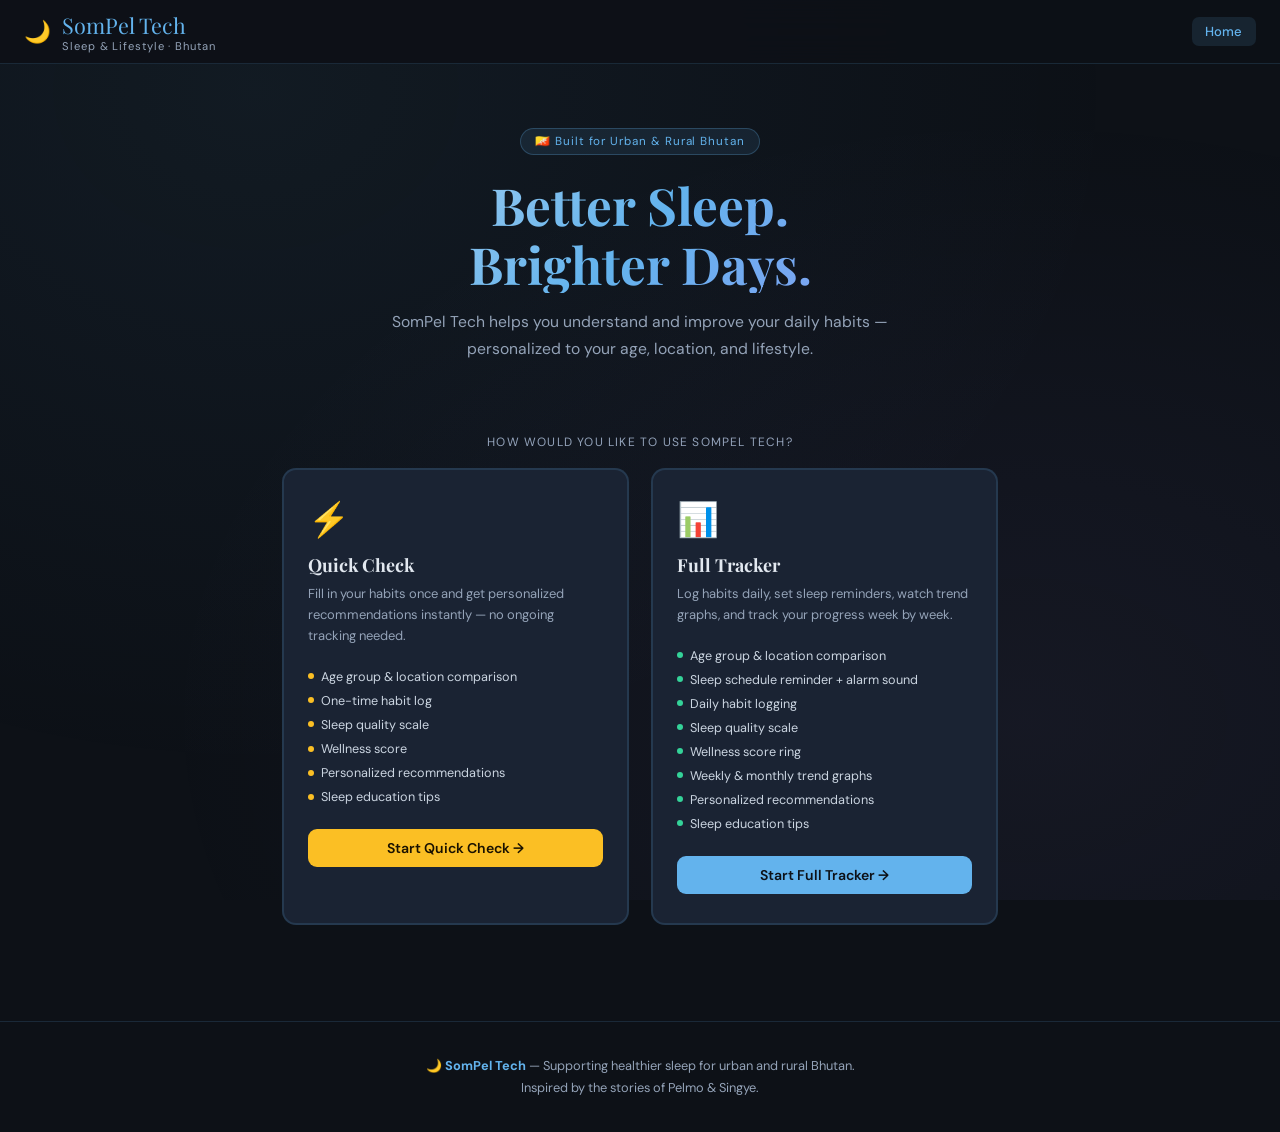
<file: Phendhey-Tech/Web/Execute/Web/sompel-tech.html>
<!DOCTYPE html>
<html lang="en">
<head>
<meta charset="UTF-8">
<meta name="viewport" content="width=device-width, initial-scale=1.0">
<title>SomPel Tech – Sleep & Lifestyle Platform</title>
<link href="https://fonts.googleapis.com/css2?family=Playfair+Display:ital,wght@0,400;0,700;1,400&family=DM+Sans:wght@300;400;500;600&display=swap" rel="stylesheet">
<style>
  :root{--night:#0d1117;--deep:#111827;--card:#1a2333;--card2:#1f2d40;--border:rgba(99,179,237,0.15);--accent:#63b3ed;--accent2:#a78bfa;--accent3:#34d399;--moon:#fbbf24;--text:#e2e8f0;--muted:#94a3b8;--soft:#cbd5e1;--danger:#f87171;--r:14px;}
  *{box-sizing:border-box;margin:0;padding:0;}
  body{font-family:'DM Sans',sans-serif;background:var(--night);color:var(--text);min-height:100vh;overflow-x:hidden;}
  body::before{content:'';position:fixed;inset:0;background:radial-gradient(ellipse at 20% 10%,rgba(99,179,237,0.06),transparent 60%),radial-gradient(ellipse at 80% 80%,rgba(167,139,250,0.06),transparent 60%);pointer-events:none;z-index:0;}

  nav{position:sticky;top:0;z-index:100;background:rgba(13,17,23,0.93);backdrop-filter:blur(16px);border-bottom:1px solid var(--border);display:flex;align-items:center;justify-content:space-between;padding:0 1.5rem;height:64px;gap:1rem;}
  .nav-left{display:flex;align-items:center;gap:.7rem;flex-shrink:0;}
  .logo{font-family:'Playfair Display',serif;font-size:1.35rem;color:var(--accent);}
  .tagline{font-size:.7rem;color:var(--muted);letter-spacing:.08em;}
  .nav-badge{padding:.22rem .75rem;border-radius:50px;font-size:.7rem;font-weight:600;letter-spacing:.06em;display:none;}
  .nav-badge.quick{background:rgba(251,191,36,0.12);color:var(--moon);border:1px solid rgba(251,191,36,0.25);display:inline-block;}
  .nav-badge.full{background:rgba(99,179,237,0.12);color:var(--accent);border:1px solid rgba(99,179,237,0.25);display:inline-block;}
  .nav-tabs{display:flex;gap:.2rem;flex-wrap:wrap;}
  .nav-tab{padding:.4rem .85rem;border-radius:7px;border:none;cursor:pointer;font-family:'DM Sans',sans-serif;font-size:.82rem;font-weight:500;background:transparent;color:var(--muted);transition:all .2s;}
  .nav-tab:hover{color:var(--text);background:rgba(99,179,237,0.08);}
  .nav-tab.active{color:var(--accent);background:rgba(99,179,237,0.12);}
  .nav-tab.hidden{display:none;}

  .page{display:none;animation:fadeIn .35s ease;}
  .page.active{display:block;}
  @keyframes fadeIn{from{opacity:0;transform:translateY(6px)}to{opacity:1;transform:none}}

  /* HOME */
  .hero{text-align:center;padding:64px 2rem 36px;position:relative;z-index:1;}
  .hero-badge{display:inline-block;padding:.28rem .85rem;border-radius:50px;background:rgba(99,179,237,0.1);border:1px solid rgba(99,179,237,0.25);font-size:.73rem;color:var(--accent);letter-spacing:.08em;margin-bottom:1.3rem;}
  .hero h1{font-family:'Playfair Display',serif;font-size:clamp(2rem,5vw,3.2rem);line-height:1.15;margin-bottom:.9rem;background:linear-gradient(135deg,#e2e8f0 0%,#63b3ed 50%,#a78bfa 100%);-webkit-background-clip:text;-webkit-text-fill-color:transparent;}
  .hero p{color:var(--muted);max-width:500px;margin:0 auto 2.2rem;font-size:.98rem;line-height:1.75;}
  .mode-area{max-width:780px;margin:0 auto;padding:0 2rem 3rem;}
  .mode-label{text-align:center;font-size:.75rem;color:var(--muted);text-transform:uppercase;letter-spacing:.1em;margin-bottom:1.1rem;}
  .mode-cards{display:grid;grid-template-columns:1fr 1fr;gap:1.4rem;}
  @media(max-width:520px){.mode-cards{grid-template-columns:1fr;}}
  .mode-card{background:var(--card);border:2px solid var(--border);border-radius:var(--r);padding:1.8rem 1.5rem;cursor:pointer;transition:all .22s;position:relative;overflow:hidden;}
  .mode-card::after{content:'';position:absolute;top:0;left:0;right:0;height:3px;opacity:0;transition:opacity .2s;}
  .mode-card.qc::after{background:linear-gradient(90deg,var(--moon),var(--accent2));}
  .mode-card.ft::after{background:linear-gradient(90deg,var(--accent),var(--accent3));}
  .mode-card:hover::after,.mode-card.sel::after{opacity:1;}
  .mode-card.sel.qc{border-color:var(--moon);background:rgba(251,191,36,0.04);}
  .mode-card.sel.ft{border-color:var(--accent);background:rgba(99,179,237,0.04);}
  .mode-card .mi{font-size:2.1rem;margin-bottom:.7rem;}
  .mode-card h3{font-family:'Playfair Display',serif;font-size:1.12rem;margin-bottom:.45rem;}
  .mode-card .desc{font-size:.81rem;color:var(--muted);line-height:1.65;margin-bottom:1.1rem;}
  .feat-list{list-style:none;margin-bottom:1.3rem;}
  .feat-list li{font-size:.79rem;color:var(--soft);padding:.22rem 0;display:flex;align-items:center;gap:.45rem;}
  .feat-dot{width:6px;height:6px;border-radius:50%;flex-shrink:0;}
  .qc .feat-dot{background:var(--moon);}
  .ft .feat-dot{background:var(--accent3);}
  .start-btn{width:100%;padding:.62rem;border-radius:9px;border:none;cursor:pointer;font-family:'DM Sans',sans-serif;font-size:.88rem;font-weight:600;transition:all .2s;}
  .qc .start-btn{background:var(--moon);color:#1a1200;}
  .qc .start-btn:hover{background:#fcd34d;}
  .ft .start-btn{background:var(--accent);color:var(--night);}
  .ft .start-btn:hover{background:#90cdf4;}

  /* LAYOUT */
  .section{padding:1.8rem 2rem;max-width:940px;margin:0 auto;}
  .section-title{font-family:'Playfair Display',serif;font-size:1.5rem;margin-bottom:.3rem;}
  .section-sub{color:var(--muted);font-size:.87rem;margin-bottom:1.8rem;}
  .back-link{display:inline-flex;align-items:center;gap:.35rem;font-size:.8rem;color:var(--muted);cursor:pointer;margin-bottom:1.3rem;transition:color .2s;}
  .back-link:hover{color:var(--accent);}

  /* STEPS */
  .steps{display:flex;gap:.35rem;margin-bottom:1.5rem;flex-wrap:wrap;}
  .step{padding:.28rem .85rem;border-radius:50px;font-size:.73rem;font-weight:600;border:1px solid var(--border);color:var(--muted);}
  .step.active{border-color:var(--accent);color:var(--accent);background:rgba(99,179,237,0.1);}
  .step.done{border-color:var(--accent3);color:var(--accent3);background:rgba(52,211,153,0.07);}

  /* CARDS */
  .card{background:var(--card);border:1px solid var(--border);border-radius:var(--r);padding:1.5rem;margin-bottom:1.4rem;}
  .card h3{font-size:.97rem;font-weight:600;margin-bottom:.9rem;color:var(--soft);}

  /* NEXT BANNER */
  .nb{background:var(--card2);border:1px solid var(--border);border-radius:var(--r);padding:1.1rem 1.5rem;display:flex;align-items:center;justify-content:space-between;gap:1rem;margin-top:1.3rem;flex-wrap:wrap;}
  .nb .nbt{font-size:.86rem;color:var(--soft);}
  .nb .nbt strong{color:var(--text);}
  .btn{padding:.58rem 1.3rem;border-radius:9px;border:none;cursor:pointer;font-family:'DM Sans',sans-serif;font-size:.86rem;font-weight:600;transition:all .2s;white-space:nowrap;}
  .btn-a{background:var(--accent);color:var(--night);}      .btn-a:hover{background:#90cdf4;transform:translateY(-1px);}
  .btn-g{background:var(--accent3);color:#052e16;}           .btn-g:hover{background:#6ee7b7;transform:translateY(-1px);}
  .btn-p{background:var(--accent2);color:#fff;}              .btn-p:hover{background:#c4b5fd;transform:translateY(-1px);}
  .btn-y{background:var(--moon);color:#1a1200;}              .btn-y:hover{background:#fcd34d;transform:translateY(-1px);}
  .btn-ghost{background:transparent;border:1px solid var(--border);color:var(--text);}  .btn-ghost:hover{border-color:var(--accent);color:var(--accent);}

  /* INPUTS */
  .pg{display:grid;grid-template-columns:1fr 1fr;gap:1rem;}
  @media(max-width:540px){.pg{grid-template-columns:1fr;}}
  .fg{display:flex;flex-direction:column;gap:.45rem;}
  .fl{font-size:.8rem;color:var(--muted);font-weight:500;}
  select,input[type=time]{background:var(--deep);border:1px solid var(--border);border-radius:8px;color:var(--text);font-family:'DM Sans',sans-serif;font-size:.88rem;padding:.58rem .85rem;width:100%;outline:none;appearance:none;-webkit-appearance:none;cursor:pointer;transition:border-color .2s;}
  select:focus,input:focus{border-color:var(--accent);}
  select option{background:var(--deep);}

  /* TABS */
  .atabs{display:flex;gap:.4rem;flex-wrap:wrap;margin-bottom:.9rem;}
  .atab{padding:.32rem .85rem;border-radius:50px;border:1px solid var(--border);background:transparent;color:var(--muted);cursor:pointer;font-size:.79rem;font-family:'DM Sans',sans-serif;transition:all .2s;}
  .atab:hover{border-color:var(--accent);color:var(--accent);}
  .atab.active{background:rgba(99,179,237,0.14);border-color:var(--accent);color:var(--accent);}
  .ltabs{display:flex;gap:.4rem;}
  .ltab{padding:.32rem .85rem;border-radius:50px;border:1px solid var(--border);background:transparent;color:var(--muted);cursor:pointer;font-size:.79rem;font-family:'DM Sans',sans-serif;transition:all .2s;}
  .ltab.active.urban{background:rgba(99,179,237,0.14);border-color:var(--accent);color:var(--accent);}
  .ltab.active.rural{background:rgba(52,211,153,0.14);border-color:var(--accent3);color:var(--accent3);}

  /* COMPARE */
  .cgrid{display:grid;grid-template-columns:repeat(auto-fill,minmax(168px,1fr));gap:.9rem;margin-top:1.1rem;margin-bottom:1.2rem;}
  .cstat{background:var(--deep);border:1px solid var(--border);border-radius:10px;padding:1rem;text-align:center;}
  .csl{font-size:.7rem;color:var(--muted);text-transform:uppercase;letter-spacing:.06em;margin-bottom:.35rem;}
  .csv{font-family:'Playfair Display',serif;font-size:1.65rem;margin-bottom:.2rem;}
  .csb{font-size:.73rem;color:var(--accent3);}
  .cbrow{margin-bottom:.9rem;}
  .cblabel{display:flex;justify-content:space-between;font-size:.79rem;color:var(--soft);margin-bottom:.3rem;}
  .btrack{height:7px;border-radius:4px;background:rgba(255,255,255,0.06);overflow:hidden;margin-bottom:3px;}
  .bfill{height:100%;border-radius:4px;transition:width .8s cubic-bezier(.4,0,.2,1);}
  .by{background:var(--accent);}
  .bb{background:var(--accent3);}

  /* LIKERT */
  .lrow{display:flex;align-items:center;gap:.9rem;padding:.8rem 0;border-bottom:1px solid rgba(99,179,237,0.08);flex-wrap:wrap;}
  .lrow:last-child{border-bottom:none;}
  .lq{flex:1;min-width:170px;font-size:.86rem;color:var(--soft);}
  .lscale{display:flex;gap:.35rem;}
  .lbtn{width:34px;height:34px;border-radius:50%;border:1px solid var(--border);background:transparent;color:var(--muted);cursor:pointer;font-size:.78rem;font-weight:600;transition:all .2s;font-family:'DM Sans',sans-serif;}
  .lbtn:hover{border-color:var(--accent);color:var(--accent);}
  .lbtn.sel{background:var(--accent);border-color:var(--accent);color:var(--night);}
  .llabels{display:flex;justify-content:space-between;font-size:.7rem;color:var(--muted);margin-bottom:.45rem;}

  /* LOG FORM */
  .lfgrid{display:grid;grid-template-columns:1fr 1fr 1fr;gap:.9rem;}
  @media(max-width:580px){.lfgrid{grid-template-columns:1fr;}}
  .logbtn{margin-top:1rem;padding:.65rem;border-radius:9px;border:none;cursor:pointer;background:var(--accent);color:var(--night);font-weight:600;font-size:.9rem;font-family:'DM Sans',sans-serif;transition:all .2s;width:100%;}
  .logbtn:hover{background:#90cdf4;}

  /* LOG TABLE */
  .ltable{width:100%;border-collapse:collapse;font-size:.83rem;}
  .ltable th{text-align:left;padding:.55rem .75rem;color:var(--muted);border-bottom:1px solid var(--border);font-weight:500;font-size:.75rem;text-transform:uppercase;letter-spacing:.05em;}
  .ltable td{padding:.65rem .75rem;border-bottom:1px solid rgba(99,179,237,0.06);color:var(--soft);}
  .ltable tr:last-child td{border-bottom:none;}
  .pill{display:inline-block;padding:.18rem .55rem;border-radius:4px;font-size:.73rem;font-weight:600;}
  .pg{background:rgba(52,211,153,0.12);color:var(--accent3);}
  .po{background:rgba(251,191,36,0.12);color:var(--moon);}
  .pb{background:rgba(248,113,113,0.12);color:var(--danger);}

  /* ALARM */
  .arow{display:flex;gap:.9rem;align-items:flex-end;flex-wrap:wrap;}
  .arow .fg{flex:1;min-width:130px;}
  .sounds{display:flex;gap:.45rem;flex-wrap:wrap;margin-top:.5rem;}
  .schip{padding:.3rem .85rem;border-radius:50px;border:1px solid var(--border);background:transparent;color:var(--muted);cursor:pointer;font-size:.78rem;font-family:'DM Sans',sans-serif;transition:all .2s;}
  .schip:hover{border-color:var(--accent2);color:var(--accent2);}
  .schip.active{background:rgba(167,139,250,0.15);border-color:var(--accent2);color:var(--accent2);}

  /* SCORE */
  .sring{display:flex;align-items:center;gap:1.8rem;flex-wrap:wrap;margin-bottom:1.4rem;}
  .srw{position:relative;width:112px;height:112px;flex-shrink:0;}
  .srw svg{transform:rotate(-90deg);}
  .srw .snum{position:absolute;inset:0;display:flex;flex-direction:column;align-items:center;justify-content:center;font-family:'Playfair Display',serif;font-size:1.75rem;color:var(--accent);}
  .srw .snum span{font-size:.68rem;color:var(--muted);font-family:'DM Sans',sans-serif;margin-top:-4px;}
  .sdetails h3{font-family:'Playfair Display',serif;font-size:1.15rem;margin-bottom:.35rem;}

  /* RECS */
  .rcard{background:var(--card2);border-left:3px solid var(--accent);border-radius:0 var(--r) var(--r) 0;padding:1.1rem 1.4rem;margin-bottom:.9rem;border-top:1px solid var(--border);border-right:1px solid var(--border);border-bottom:1px solid var(--border);}
  .rcard.warn{border-left-color:var(--moon);}
  .rcard.crit{border-left-color:var(--danger);}
  .rcard.good{border-left-color:var(--accent3);}
  .rbadge{display:inline-block;padding:.13rem .55rem;border-radius:4px;font-size:.7rem;font-weight:600;margin-bottom:.45rem;text-transform:uppercase;letter-spacing:.06em;background:rgba(99,179,237,0.12);color:var(--accent);}
  .rcard.warn .rbadge{background:rgba(251,191,36,0.12);color:var(--moon);}
  .rcard.crit .rbadge{background:rgba(248,113,113,0.12);color:var(--danger);}
  .rcard.good .rbadge{background:rgba(52,211,153,0.12);color:var(--accent3);}
  .rtitle{font-weight:600;font-size:.93rem;margin-bottom:.28rem;}
  .rbody{font-size:.84rem;color:var(--muted);line-height:1.65;}

  /* TIPS */
  .tgrid{display:grid;grid-template-columns:repeat(auto-fill,minmax(225px,1fr));gap:.95rem;}
  .tcard{background:var(--card2);border:1px solid var(--border);border-radius:var(--r);padding:1.3rem;}
  .ticon{font-size:1.45rem;margin-bottom:.55rem;}
  .tcat{font-size:.7rem;text-transform:uppercase;letter-spacing:.08em;margin-bottom:.35rem;}
  .tcard h4{font-size:.9rem;font-weight:600;margin-bottom:.35rem;color:var(--soft);}
  .tcard p{font-size:.81rem;color:var(--muted);line-height:1.65;}
  .tcard.caffeine .tcat{color:var(--moon);}
  .tcard.light .tcat{color:var(--accent);}
  .tcard.temp .tcat{color:var(--accent2);}
  .tcard.wind .tcat{color:var(--accent3);}

  /* CHART */
  .ctoggle{display:flex;gap:.4rem;margin-bottom:.9rem;}
  .cbtn{padding:.32rem .85rem;border-radius:6px;border:1px solid var(--border);background:transparent;color:var(--muted);cursor:pointer;font-size:.78rem;font-family:'DM Sans',sans-serif;transition:all .2s;}
  .cbtn.active{background:rgba(99,179,237,0.12);border-color:var(--accent);color:var(--accent);}
  canvas{max-width:100%;}

  /* TOAST */
  .toast{position:fixed;bottom:1.5rem;right:1.5rem;z-index:999;background:var(--card);border:1px solid var(--accent);border-radius:10px;padding:.75rem 1.3rem;font-size:.86rem;color:var(--accent);box-shadow:0 8px 32px rgba(0,0,0,0.4);transform:translateY(80px);opacity:0;transition:all .32s ease;pointer-events:none;}
  .toast.show{transform:none;opacity:1;}

  footer{text-align:center;padding:2.2rem 1rem;border-top:1px solid var(--border);color:var(--muted);font-size:.8rem;margin-top:3rem;}
  footer strong{color:var(--accent);}
</style>
</head>
<body>

<!-- ── NAV ── -->
<nav>
  <div class="nav-left">
    <span style="font-size:1.35rem;">🌙</span>
    <div>
      <div class="logo">SomPel Tech</div>
      <div class="tagline">Sleep & Lifestyle · Bhutan</div>
    </div>
    <span id="nav-badge" class="nav-badge"></span>
  </div>
  <div class="nav-tabs">
    <button class="nav-tab active" id="nt-home"      onclick="gp('home')">Home</button>
    <!-- Quick Check tabs -->
    <button class="nav-tab hidden" id="nt-qp"  onclick="gp('qp')">① Profile</button>
    <button class="nav-tab hidden" id="nt-qh"  onclick="gp('qh')">② Habits</button>
    <button class="nav-tab hidden" id="nt-qr"  onclick="gp('qr')">③ Results</button>
    <button class="nav-tab hidden" id="nt-qt"  onclick="gp('qt')">④ Tips</button>
    <!-- Full Tracker tabs -->
    <button class="nav-tab hidden" id="nt-fp"  onclick="gp('fp')">① Profile</button>
    <button class="nav-tab hidden" id="nt-fr"  onclick="gp('fr')">② Reminder</button>
    <button class="nav-tab hidden" id="nt-fh"  onclick="gp('fh')">③ Track</button>
    <button class="nav-tab hidden" id="nt-fi"  onclick="gp('fi')">④ Insights</button>
    <button class="nav-tab hidden" id="nt-ft"  onclick="gp('ft')">⑤ Trends</button>
    <button class="nav-tab hidden" id="nt-ftp" onclick="gp('ftp')">⑥ Tips</button>
  </div>
</nav>

<!-- ════════════ HOME ════════════ -->
<div class="page active" id="pg-home">
  <div class="hero">
    <div class="hero-badge">🇧🇹 Built for Urban &amp; Rural Bhutan</div>
    <h1>Better Sleep.<br>Brighter Days.</h1>
    <p>SomPel Tech helps you understand and improve your daily habits — personalized to your age, location, and lifestyle.</p>
  </div>
  <div class="mode-area">
    <div class="mode-label">How would you like to use SomPel Tech?</div>
    <div class="mode-cards">

      <div class="mode-card qc" id="mc-q" onclick="selMode('q')">
        <div class="mi">⚡</div>
        <h3>Quick Check</h3>
        <div class="desc">Fill in your habits once and get personalized recommendations instantly — no ongoing tracking needed.</div>
        <ul class="feat-list">
          <li><span class="feat-dot"></span>Age group &amp; location comparison</li>
          <li><span class="feat-dot"></span>One-time habit log</li>
          <li><span class="feat-dot"></span>Sleep quality scale</li>
          <li><span class="feat-dot"></span>Wellness score</li>
          <li><span class="feat-dot"></span>Personalized recommendations</li>
          <li><span class="feat-dot"></span>Sleep education tips</li>
        </ul>
        <button class="start-btn" onclick="startMode('q');event.stopPropagation()">Start Quick Check →</button>
      </div>

      <div class="mode-card ft" id="mc-f" onclick="selMode('f')">
        <div class="mi">📊</div>
        <h3>Full Tracker</h3>
        <div class="desc">Log habits daily, set sleep reminders, watch trend graphs, and track your progress week by week.</div>
        <ul class="feat-list">
          <li><span class="feat-dot"></span>Age group &amp; location comparison</li>
          <li><span class="feat-dot"></span>Sleep schedule reminder + alarm sound</li>
          <li><span class="feat-dot"></span>Daily habit logging</li>
          <li><span class="feat-dot"></span>Sleep quality scale</li>
          <li><span class="feat-dot"></span>Wellness score ring</li>
          <li><span class="feat-dot"></span>Weekly &amp; monthly trend graphs</li>
          <li><span class="feat-dot"></span>Personalized recommendations</li>
          <li><span class="feat-dot"></span>Sleep education tips</li>
        </ul>
        <button class="start-btn" onclick="startMode('f');event.stopPropagation()">Start Full Tracker →</button>
      </div>

    </div>
  </div>
</div>

<!-- ════════════ QUICK CHECK ════════════ -->

<!-- QC Step 1: Profile -->
<div class="page" id="pg-qp">
  <div class="section">
    <span class="back-link" onclick="gp('home')">← Back to Home</span>
    <div class="steps">
      <div class="step active">1 · Profile</div>
      <div class="step">2 · Habits</div>
      <div class="step">3 · Results</div>
      <div class="step">4 · Tips</div>
    </div>
    <h2 class="section-title">Your Profile</h2>
    <p class="section-sub">Select your age group and residence to see Bhutan benchmarks — then save your profile.</p>

    <div class="card">
      <h3>👥 Age Group Comparison</h3>
      <p style="font-size:.83rem;color:var(--muted);margin-bottom:1rem;">See how habits compare to people in your age group across Bhutan.</p>
      <div class="fl" style="margin-bottom:.45rem;">Age Group</div>
      <div class="atabs" id="q-atabs">
        <button class="atab active" onclick="setQAge(this,'u18')">Under 18</button>
        <button class="atab" onclick="setQAge(this,'18-25')">18–25</button>
        <button class="atab" onclick="setQAge(this,'26-35')">26–35</button>
        <button class="atab" onclick="setQAge(this,'36-50')">36–50</button>
        <button class="atab" onclick="setQAge(this,'50+')">50+</button>
      </div>
      <div class="fl" style="margin-bottom:.45rem;margin-top:.8rem;">Residence</div>
      <div class="ltabs" id="q-ltabs">
        <button class="ltab active urban" onclick="setQLoc(this,'urban')">Urban</button>
        <button class="ltab" onclick="setQLoc(this,'rural')">Rural</button>
      </div>
      <div class="cgrid" id="qcg"></div>
    </div>

    <div class="card">
      <h3>📝 Save to Profile</h3>
      <div class="pg">
        <div class="fg"><label class="fl">Age Group</label>
          <select id="qsa" onchange="qSyncAge()">
            <option value="">Select</option><option value="u18">Under 18</option><option value="18-25">18–25</option><option value="26-35">26–35</option><option value="36-50">36–50</option><option value="50+">50+</option>
          </select></div>
        <div class="fg"><label class="fl">Residence</label>
          <select id="qsl" onchange="qSyncLoc()">
            <option value="">Select</option><option value="urban">Urban</option><option value="rural">Rural</option>
          </select></div>
      </div>
    </div>

    <div class="nb">
      <div class="nbt"><strong>Step 1 of 4</strong> — Next: log your habits for today</div>
      <button class="btn btn-a" onclick="gp('qh')">Next: Log Habits →</button>
    </div>
  </div>
</div>

<!-- QC Step 2: Habits -->
<div class="page" id="pg-qh">
  <div class="section">
    <span class="back-link" onclick="gp('qp')">← Back to Profile</span>
    <div class="steps">
      <div class="step done">1 · Profile ✓</div>
      <div class="step active">2 · Habits</div>
      <div class="step">3 · Results</div>
      <div class="step">4 · Tips</div>
    </div>
    <h2 class="section-title">Log Your Habits</h2>
    <p class="section-sub">Fill in today's habits once to unlock your personalized results.</p>

    <div class="card">
      <h3>📋 Today's Habits</h3>
      <div class="lfgrid">
        <div class="fg"><label class="fl">Work Hours Today</label>
          <select id="qlw"><option value="">Select</option><option value="0-4">0 – 4 hrs</option><option value="5-6">5 – 6 hrs</option><option value="7-8">7 – 8 hrs</option><option value="9+">8 or more / 9+</option></select></div>
        <div class="fg"><label class="fl">Sleep Hours Last Night</label>
          <select id="qls"><option value="">Select</option><option value="0-4">0 – 4 hrs</option><option value="5-6">5 – 6 hrs</option><option value="7-8">7 – 8 hrs</option><option value="9+">9+ hrs</option></select></div>
        <div class="fg"><label class="fl">Screen Time Before Bed</label>
          <select id="qlsc"><option value="">Select</option><option value="none">No phone before bed</option><option value="30min">Less than 30 min</option><option value="1hr">30 min – 1 hr</option><option value="2hr">1 – 2 hrs</option><option value="3hr">2 – 3 hrs</option><option value="3+hr">More than 3 hrs</option></select></div>
      </div>
    </div>

    <div class="card">
      <h3>😴 Sleep Quality &amp; Energy</h3>
      <div class="llabels"><span>1 = Strongly Disagree</span><span>5 = Strongly Agree</span></div>
      <div id="qlic"></div>
    </div>

    <div class="nb">
      <div class="nbt"><strong>Step 2 of 4</strong> — Next: see your personalized results</div>
      <button class="btn btn-g" onclick="submitQ()">See My Results →</button>
    </div>
  </div>
</div>

<!-- QC Step 3: Results -->
<div class="page" id="pg-qr">
  <div class="section">
    <span class="back-link" onclick="gp('qh')">← Back to Habits</span>
    <div class="steps">
      <div class="step done">1 · Profile ✓</div>
      <div class="step done">2 · Habits ✓</div>
      <div class="step active">3 · Results</div>
      <div class="step">4 · Tips</div>
    </div>
    <h2 class="section-title">Your Results</h2>
    <p class="section-sub">Personalized recommendations based on your age, location, and habits.</p>

    <div class="card">
      <h3>🏆 Wellness Score</h3>
      <div class="sring">
        <div class="srw">
          <svg width="112" height="112" viewBox="0 0 112 112">
            <circle cx="56" cy="56" r="46" fill="none" stroke="rgba(99,179,237,0.1)" stroke-width="9"/>
            <circle id="qarc" cx="56" cy="56" r="46" fill="none" stroke="var(--accent)" stroke-width="9" stroke-dasharray="289" stroke-dashoffset="289" stroke-linecap="round" style="transition:stroke-dashoffset 1.2s ease;"/>
          </svg>
          <div class="snum" id="qsn">—<span>score</span></div>
        </div>
        <div class="sdetails"><h3 id="qsl2">Calculating…</h3><p id="qsd" style="color:var(--muted);font-size:.86rem;margin-top:.3rem;"></p></div>
      </div>
    </div>

    <div class="card">
      <h3>💡 Personalized Recommendations</h3>
      <p style="font-size:.83rem;color:var(--muted);margin-bottom:1.1rem;">Tailored to your age group, location, and habits — not generic tips.</p>
      <div id="qrecs"></div>
    </div>

    <div class="nb">
      <div class="nbt"><strong>Step 3 of 4</strong> — Next: read research-backed sleep tips</div>
      <button class="btn btn-p" onclick="gp('qt')">Next: Sleep Tips →</button>
    </div>
    <div class="nb" style="margin-top:.7rem;">
      <div class="nbt">Want daily tracking &amp; trend graphs? Try the <strong>Full Tracker</strong></div>
      <button class="btn btn-ghost" onclick="startMode('f')">Switch to Full Tracker →</button>
    </div>
  </div>
</div>

<!-- QC Step 4: Tips -->
<div class="page" id="pg-qt">
  <div class="section">
    <span class="back-link" onclick="gp('qr')">← Back to Results</span>
    <div class="steps">
      <div class="step done">1 · Profile ✓</div>
      <div class="step done">2 · Habits ✓</div>
      <div class="step done">3 · Results ✓</div>
      <div class="step active">4 · Tips</div>
    </div>
    <h2 class="section-title">Sleep Education Tips</h2>
    <p class="section-sub">Short, research-backed tips on caffeine, light, temperature, and wind-down routines.</p>
    <div class="tgrid" id="qt-tips"></div>
    <div class="nb" style="margin-top:1.8rem;">
      <div class="nbt">Ready to track your progress over time?</div>
      <button class="btn btn-a" onclick="startMode('f')">Try Full Tracker →</button>
    </div>
  </div>
</div>

<!-- ════════════ FULL TRACKER ════════════ -->

<!-- FT Step 1: Profile -->
<div class="page" id="pg-fp">
  <div class="section">
    <span class="back-link" onclick="gp('home')">← Back to Home</span>
    <div class="steps">
      <div class="step active">1 · Profile</div>
      <div class="step">2 · Reminder</div>
      <div class="step">3 · Track</div>
      <div class="step">4 · Insights</div>
      <div class="step">5 · Trends</div>
      <div class="step">6 · Tips</div>
    </div>
    <h2 class="section-title">Your Profile</h2>
    <p class="section-sub">Set your age group and residence. We'll use this to personalise your entire experience.</p>

    <div class="card">
      <h3>👥 Age Group Comparison — Bhutan</h3>
      <p style="font-size:.83rem;color:var(--muted);margin-bottom:1rem;">Understand where you stand and what the healthiest benchmarks look like.</p>
      <div class="fl" style="margin-bottom:.45rem;">Age Group</div>
      <div class="atabs" id="f-atabs">
        <button class="atab active" onclick="setFAge(this,'u18')">Under 18</button>
        <button class="atab" onclick="setFAge(this,'18-25')">18–25</button>
        <button class="atab" onclick="setFAge(this,'26-35')">26–35</button>
        <button class="atab" onclick="setFAge(this,'36-50')">36–50</button>
        <button class="atab" onclick="setFAge(this,'50+')">50+</button>
      </div>
      <div class="fl" style="margin-bottom:.45rem;margin-top:.8rem;">Residence</div>
      <div class="ltabs" id="f-ltabs">
        <button class="ltab active urban" onclick="setFLoc(this,'urban')">Urban</button>
        <button class="ltab" onclick="setFLoc(this,'rural')">Rural</button>
      </div>
      <div class="cgrid" id="fcg"></div>
    </div>

    <div class="card">
      <h3>📝 Save to Profile</h3>
      <div class="pg">
        <div class="fg"><label class="fl">Age Group</label>
          <select id="fsa" onchange="fSyncAge()">
            <option value="">Select</option><option value="u18">Under 18</option><option value="18-25">18–25</option><option value="26-35">26–35</option><option value="36-50">36–50</option><option value="50+">50+</option>
          </select></div>
        <div class="fg"><label class="fl">Residence</label>
          <select id="fsl" onchange="fSyncLoc()">
            <option value="">Select</option><option value="urban">Urban</option><option value="rural">Rural</option>
          </select></div>
      </div>
    </div>

    <div class="nb">
      <div class="nbt"><strong>Step 1 of 6</strong> — Next: set your sleep schedule reminder</div>
      <button class="btn btn-a" onclick="gp('fr')">Next: Set Reminder →</button>
    </div>
  </div>
</div>

<!-- FT Step 2: Reminder -->
<div class="page" id="pg-fr">
  <div class="section">
    <span class="back-link" onclick="gp('fp')">← Back to Profile</span>
    <div class="steps">
      <div class="step done">1 · Profile ✓</div>
      <div class="step active">2 · Reminder</div>
      <div class="step">3 · Track</div>
      <div class="step">4 · Insights</div>
      <div class="step">5 · Trends</div>
      <div class="step">6 · Tips</div>
    </div>
    <h2 class="section-title">Sleep Schedule Reminder</h2>
    <p class="section-sub">Set a target bedtime and wake time. Choose a sound. Consistent timing is the #1 sleep habit.</p>

    <div class="card">
      <h3>⏰ Set Your Alarm</h3>
      <div class="arow">
        <div class="fg"><label class="fl">Target Bedtime</label><input type="time" id="ab" value="22:00"></div>
        <div class="fg"><label class="fl">Target Wake Time</label><input type="time" id="aw" value="06:00"></div>
        <div style="padding-bottom:.05rem;"><button class="btn btn-a" onclick="setAlarm()" style="padding:.58rem 1.1rem;">Set Reminder</button></div>
      </div>
      <div style="margin-top:1.1rem;">
        <div class="fl" style="margin-bottom:.45rem;">Alarm Sound</div>
        <div class="sounds">
          <button class="schip active" onclick="pickSound(this,'Gentle Bell')">🔔 Gentle Bell</button>
          <button class="schip" onclick="pickSound(this,'Nature')">🌿 Nature</button>
          <button class="schip" onclick="pickSound(this,'Soft Chime')">🎵 Soft Chime</button>
          <button class="schip" onclick="pickSound(this,'Tibetan Bowl')">🪘 Tibetan Bowl</button>
        </div>
      </div>
      <div id="alarmst" style="margin-top:.9rem;font-size:.81rem;color:var(--accent3);display:none;">✓ Reminder set: <span id="alarmt"></span></div>
    </div>

    <div class="nb">
      <div class="nbt"><strong>Step 2 of 6</strong> — Next: log today's habits</div>
      <button class="btn btn-a" onclick="gp('fh')">Next: Log Habits →</button>
    </div>
  </div>
</div>

<!-- FT Step 3: Track -->
<div class="page" id="pg-fh">
  <div class="section">
    <span class="back-link" onclick="gp('fr')">← Back to Reminder</span>
    <div class="steps">
      <div class="step done">1 · Profile ✓</div>
      <div class="step done">2 · Reminder ✓</div>
      <div class="step active">3 · Track</div>
      <div class="step">4 · Insights</div>
      <div class="step">5 · Trends</div>
      <div class="step">6 · Tips</div>
    </div>
    <h2 class="section-title">Daily Habit Log</h2>
    <p class="section-sub">Log work hours, screen time, and sleep duration daily. The more you log, the richer your insights.</p>

    <div class="card">
      <h3>📋 Today's Habits</h3>
      <div class="lfgrid">
        <div class="fg"><label class="fl">Work Hours Today</label>
          <select id="flw"><option value="">Select</option><option value="0-4">0 – 4 hrs</option><option value="5-6">5 – 6 hrs</option><option value="7-8">7 – 8 hrs</option><option value="9+">8 or more / 9+</option></select></div>
        <div class="fg"><label class="fl">Sleep Hours Last Night</label>
          <select id="fls"><option value="">Select</option><option value="0-4">0 – 4 hrs</option><option value="5-6">5 – 6 hrs</option><option value="7-8">7 – 8 hrs</option><option value="9+">9+ hrs</option></select></div>
        <div class="fg"><label class="fl">Screen Time Before Bed</label>
          <select id="flsc"><option value="">Select</option><option value="none">No phone before bed</option><option value="30min">Less than 30 min</option><option value="1hr">30 min – 1 hr</option><option value="2hr">1 – 2 hrs</option><option value="3hr">2 – 3 hrs</option><option value="3+hr">More than 3 hrs</option></select></div>
      </div>
    </div>

    <div class="card">
      <h3>😴 Sleep Quality &amp; Energy</h3>
      <div class="llabels"><span>1 = Strongly Disagree</span><span>5 = Strongly Agree</span></div>
      <div id="flic"></div>
      <button class="logbtn" onclick="fLog()">✓ Save Today's Log</button>
    </div>

    <div class="card">
      <h3>📅 Recent Logs</h3>
      <div style="overflow-x:auto;">
        <table class="ltable">
          <thead><tr><th>Date</th><th>Work</th><th>Sleep</th><th>Screen</th><th>Quality</th></tr></thead>
          <tbody id="fltb"><tr><td colspan="5" style="color:var(--muted);text-align:center;padding:1.5rem;">No logs yet — save your first entry above.</td></tr></tbody>
        </table>
      </div>
    </div>

    <div class="nb">
      <div class="nbt"><strong>Step 3 of 6</strong> — Next: view your wellness score and insights</div>
      <button class="btn btn-g" onclick="gotoInsights()">Next: View Insights →</button>
    </div>
  </div>
</div>

<!-- FT Step 4: Insights -->
<div class="page" id="pg-fi">
  <div class="section">
    <span class="back-link" onclick="gp('fh')">← Back to Track</span>
    <div class="steps">
      <div class="step done">1 · Profile ✓</div>
      <div class="step done">2 · Reminder ✓</div>
      <div class="step done">3 · Track ✓</div>
      <div class="step active">4 · Insights</div>
      <div class="step">5 · Trends</div>
      <div class="step">6 · Tips</div>
    </div>
    <h2 class="section-title">Insights</h2>
    <p class="section-sub">Your wellness score, age-group benchmarks, and personalized recommendations.</p>

    <div class="card">
      <h3>🏆 Wellness Score</h3>
      <div class="sring">
        <div class="srw">
          <svg width="112" height="112" viewBox="0 0 112 112">
            <circle cx="56" cy="56" r="46" fill="none" stroke="rgba(99,179,237,0.1)" stroke-width="9"/>
            <circle id="farc" cx="56" cy="56" r="46" fill="none" stroke="var(--accent)" stroke-width="9" stroke-dasharray="289" stroke-dashoffset="289" stroke-linecap="round" style="transition:stroke-dashoffset 1.2s ease;"/>
          </svg>
          <div class="snum" id="fsn">—<span>score</span></div>
        </div>
        <div class="sdetails"><h3 id="fsl3">Log habits to see your score</h3><p id="fsd" style="color:var(--muted);font-size:.86rem;margin-top:.3rem;">Save at least one day in Step 3 to unlock your wellness score.</p></div>
      </div>
    </div>

    <div class="card">
      <h3>👥 Age Group Comparison</h3>
      <div class="cgrid" id="ficg"></div>
      <div id="fibars"></div>
    </div>

    <div class="card">
      <h3>💡 Personalized Recommendations</h3>
      <p style="font-size:.83rem;color:var(--muted);margin-bottom:1.1rem;">Based on your age group, location, and logged habits — specific actions for your life.</p>
      <div id="frecs"><p style="color:var(--muted);font-size:.86rem;">Log habits in Step 3 to unlock personalized recommendations.</p></div>
    </div>

    <div class="nb">
      <div class="nbt"><strong>Step 4 of 6</strong> — Next: view your weekly and monthly trend graphs</div>
      <button class="btn btn-p" onclick="gotoTrends()">Next: View Trends →</button>
    </div>
    <div class="nb" style="margin-top:.7rem;">
      <div class="nbt">Keep improving — log another day's habits</div>
      <button class="btn btn-ghost" onclick="gp('fh')">← Log Another Day</button>
    </div>
  </div>
</div>

<!-- FT Step 5: Trends -->
<div class="page" id="pg-ft">
  <div class="section">
    <span class="back-link" onclick="gp('fi')">← Back to Insights</span>
    <div class="steps">
      <div class="step done">1 · Profile ✓</div>
      <div class="step done">2 · Reminder ✓</div>
      <div class="step done">3 · Track ✓</div>
      <div class="step done">4 · Insights ✓</div>
      <div class="step active">5 · Trends</div>
      <div class="step">6 · Tips</div>
    </div>
    <h2 class="section-title">Trend Graphs</h2>
    <p class="section-sub">Visual weekly and monthly charts showing your progress. Spot which nights you sleep best.</p>

    <div class="card">
      <h3>📈 Sleep · Screen Time · Energy</h3>
      <div class="ctoggle">
        <button class="cbtn active" onclick="setChart(this,'w')">Weekly</button>
        <button class="cbtn" onclick="setChart(this,'m')">Monthly</button>
      </div>
      <canvas id="tc" height="220"></canvas>
      <div style="display:flex;gap:1.4rem;margin-top:.7rem;flex-wrap:wrap;">
        <span style="font-size:.76rem;color:var(--muted);display:flex;align-items:center;gap:.35rem;"><span style="display:inline-block;width:12px;height:4px;border-radius:2px;background:var(--accent)"></span>Sleep (hrs)</span>
        <span style="font-size:.76rem;color:var(--muted);display:flex;align-items:center;gap:.35rem;"><span style="display:inline-block;width:12px;height:4px;border-radius:2px;background:var(--moon)"></span>Screen (hrs)</span>
        <span style="font-size:.76rem;color:var(--muted);display:flex;align-items:center;gap:.35rem;"><span style="display:inline-block;width:12px;height:4px;border-radius:2px;background:var(--accent3)"></span>Energy (1–5)</span>
      </div>
    </div>

    <div class="nb">
      <div class="nbt"><strong>Step 5 of 6</strong> — Next: read research-backed sleep tips</div>
      <button class="btn btn-p" onclick="gp('ftp')">Next: Sleep Tips →</button>
    </div>
    <div class="nb" style="margin-top:.7rem;">
      <div class="nbt">Add more data — log another day</div>
      <button class="btn btn-ghost" onclick="gp('fh')">← Log Another Day</button>
    </div>
  </div>
</div>

<!-- FT Step 6: Tips -->
<div class="page" id="pg-ftp">
  <div class="section">
    <span class="back-link" onclick="gp('ft')">← Back to Trends</span>
    <div class="steps">
      <div class="step done">1 · Profile ✓</div>
      <div class="step done">2 · Reminder ✓</div>
      <div class="step done">3 · Track ✓</div>
      <div class="step done">4 · Insights ✓</div>
      <div class="step done">5 · Trends ✓</div>
      <div class="step active">6 · Tips</div>
    </div>
    <h2 class="section-title">Sleep Education Tips</h2>
    <p class="section-sub">Weekly tips on caffeine, light exposure, bedroom temperature, and wind-down routines.</p>
    <div class="tgrid" id="ft-tips"></div>
    <div class="nb" style="margin-top:1.8rem;">
      <div class="nbt">Apply what you've learned — log tomorrow's habits</div>
      <button class="btn btn-a" onclick="gp('fh')">Log Tomorrow →</button>
    </div>
    <div class="nb" style="margin-top:.7rem;">
      <div class="nbt">Review your progress</div>
      <button class="btn btn-ghost" onclick="gp('fi')">← Back to Insights</button>
    </div>
  </div>
</div>

<footer>
  <p>🌙 <strong>SomPel Tech</strong> — Supporting healthier sleep for urban and rural Bhutan.</p>
  <p style="margin-top:.35rem;">Inspired by the stories of Pelmo &amp; Singye.</p>
</footer>

<div class="toast" id="toast"></div>

<script>
// ── STATE ──────────────────────────────────────────────
let qAge='u18', qLoc='urban';
let fAge='u18', fLoc='urban';
let chartMode='w', selSound='Gentle Bell';
const qLA={}, fLA={};
let fLogs=[];

const BM = {
  urban:{'u18':{sleep:8.2,screen:2.1,work:3.0,score:74},'18-25':{sleep:7.0,screen:2.8,work:7.2,score:65},'26-35':{sleep:6.5,screen:2.2,work:8.5,score:62},'36-50':{sleep:6.8,screen:1.5,work:8.0,score:68},'50+':{sleep:7.2,screen:0.8,work:5.0,score:72}},
  rural:{'u18':{sleep:8.8,screen:0.5,work:2.5,score:82},'18-25':{sleep:7.8,screen:0.8,work:6.0,score:78},'26-35':{sleep:7.5,screen:0.6,work:7.0,score:76},'36-50':{sleep:7.8,screen:0.4,work:7.5,score:79},'50+':{sleep:8.0,screen:0.3,work:5.5,score:81}}
};
const LQS=[
  'I go to sleep at the same time every night.',
  'I fall asleep easily.',
  'I sleep well most nights.',
  'I wake up feeling rested.',
  'I have enough energy during the day.'
];
const TIPS=[
  {cl:'caffeine',ic:'☕',ct:'Caffeine',h:'Cut off caffeine by 2 PM',p:'Caffeine has a half-life of 5–7 hours. A cup of tea at 3 PM still has half its stimulant effect at bedtime — making it harder to fall asleep even if you feel tired.'},
  {cl:'light',ic:'💡',ct:'Light Exposure',h:'Morning light resets your clock',p:'Exposure to natural light within the first hour of waking sets your circadian rhythm. Even 10 minutes outside helps regulate when you feel sleepy at night.'},
  {cl:'light',ic:'📵',ct:'Screen Light',h:'Blue light delays melatonin by 3 hours',p:'Phone and laptop screens emit blue light that suppresses melatonin. Dimming screens or using night mode 90 minutes before bed meaningfully improves sleep onset.'},
  {cl:'temp',ic:'🌡️',ct:'Bedroom Temperature',h:'Cooler rooms = deeper sleep',p:'Your core body temperature drops during sleep. A bedroom between 18–21°C supports this natural process and helps you enter deep sleep more easily.'},
  {cl:'wind',ic:'🧘',ct:'Wind-Down Routine',h:'Signal sleep with a consistent ritual',p:'Your brain learns to associate cues with sleep. A 20-minute wind-down routine — same time, same order — trains your body to transition automatically.'},
  {cl:'caffeine',ic:'🥱',ct:'Sleep Consistency',h:'Wake time matters more than bedtime',p:'Keeping a consistent wake time — even on weekends — anchors your sleep cycle more effectively than any supplement.'},
  {cl:'light',ic:'🚶',ct:'Movement',h:'30 min of movement improves sleep depth',p:'Regular physical activity, even gentle walks, increases slow-wave sleep. Avoid vigorous exercise within 2 hours of bedtime.'},
  {cl:'temp',ic:'🍽️',ct:'Eating Habits',h:'Avoid heavy meals within 3 hrs of bed',p:'Digestion competes with sleep. Eating late keeps your body metabolically active. A large meal delays and fragments your sleep cycles.'}
];

// ── INIT ───────────────────────────────────────────────
document.addEventListener('DOMContentLoaded',()=>{
  buildLikert('qlic',qLA,'q');
  buildLikert('flic',fLA,'f');
  buildTips('qt-tips');
  buildTips('ft-tips');
  renderCG('qcg',qAge,qLoc);
  renderCG('fcg',fAge,fLoc);
});

// ── TIPS ───────────────────────────────────────────────
function buildTips(id){
  const e=document.getElementById(id);
  if(!e)return;
  e.innerHTML=TIPS.map(t=>`<div class="tcard ${t.cl}"><div class="ticon">${t.ic}</div><div class="tcat">${t.ct}</div><h4>${t.h}</h4><p>${t.p}</p></div>`).join('');
}

// ── LIKERT ─────────────────────────────────────────────
function buildLikert(id,obj,pfx){
  const e=document.getElementById(id);if(!e)return;
  e.innerHTML=LQS.map((q,i)=>`<div class="lrow"><div class="lq">${q}</div><div class="lscale">${[1,2,3,4,5].map(v=>`<button class="lbtn" id="${pfx}l${i}v${v}" onclick="pickL('${pfx}',${i},${v})">${v}</button>`).join('')}</div></div>`).join('');
}
function pickL(pfx,qi,v){
  const obj=pfx==='q'?qLA:fLA; obj[qi]=v;
  [1,2,3,4,5].forEach(x=>document.getElementById(`${pfx}l${qi}v${x}`)?.classList.toggle('sel',x===v));
}

// ── NAV ────────────────────────────────────────────────
const QN=['nt-qp','nt-qh','nt-qr','nt-qt'];
const FN=['nt-fp','nt-fr','nt-fh','nt-fi','nt-ft','nt-ftp'];
const pgMap={'home':'nt-home','qp':'nt-qp','qh':'nt-qh','qr':'nt-qr','qt':'nt-qt','fp':'nt-fp','fr':'nt-fr','fh':'nt-fh','fi':'nt-fi','ft':'nt-ft','ftp':'nt-ftp'};

function gp(id){
  document.querySelectorAll('.page').forEach(p=>p.classList.remove('active'));
  document.getElementById('pg-'+id)?.classList.add('active');
  document.querySelectorAll('.nav-tab').forEach(t=>t.classList.remove('active'));
  document.getElementById(pgMap[id])?.classList.add('active');
  if(id==='fi'){fUpdateScore();renderCG('ficg',fAge,fLoc);renderBars('fibars',fAge,fLoc);fUpdateRecs();}
  if(id==='ft'){setTimeout(drawChart,80);}
  window.scrollTo(0,0);
}

function selMode(m){
  document.getElementById('mc-q').classList.toggle('sel',m==='q');
  document.getElementById('mc-f').classList.toggle('sel',m==='f');
}

function startMode(m){
  selMode(m);
  const badge=document.getElementById('nav-badge');
  badge.className='nav-badge '+(m==='q'?'quick':'full');
  badge.textContent=m==='q'?'⚡ Quick Check':'📊 Full Tracker';
  [...QN,...FN].forEach(id=>document.getElementById(id)?.classList.add('hidden'));
  document.getElementById('nt-home').classList.remove('active');
  if(m==='q'){QN.forEach(id=>document.getElementById(id)?.classList.remove('hidden'));gp('qp');}
  else{FN.forEach(id=>document.getElementById(id)?.classList.remove('hidden'));gp('fp');}
}

// ── QUICK CHECK AGE/LOC ────────────────────────────────
function setQAge(el,ag){
  document.querySelectorAll('#q-atabs .atab').forEach(t=>t.classList.remove('active'));
  el.classList.add('active');qAge=ag;
  document.getElementById('qsa').value=ag;
  renderCG('qcg',qAge,qLoc);
}
function setQLoc(el,loc){
  document.querySelectorAll('#q-ltabs .ltab').forEach(t=>t.classList.remove('active','urban','rural'));
  el.classList.add('active',loc);qLoc=loc;
  document.getElementById('qsl').value=loc;
  renderCG('qcg',qAge,qLoc);
}
function qSyncAge(){const v=document.getElementById('qsa').value;if(v){qAge=v;renderCG('qcg',qAge,qLoc);}}
function qSyncLoc(){const v=document.getElementById('qsl').value;if(v){qLoc=v;renderCG('qcg',qAge,qLoc);}}

// ── FULL TRACKER AGE/LOC ───────────────────────────────
function setFAge(el,ag){
  document.querySelectorAll('#f-atabs .atab').forEach(t=>t.classList.remove('active'));
  el.classList.add('active');fAge=ag;
  document.getElementById('fsa').value=ag;
  renderCG('fcg',fAge,fLoc);
}
function setFLoc(el,loc){
  document.querySelectorAll('#f-ltabs .ltab').forEach(t=>t.classList.remove('active','urban','rural'));
  el.classList.add('active',loc);fLoc=loc;
  document.getElementById('fsl').value=loc;
  renderCG('fcg',fAge,fLoc);
}
function fSyncAge(){const v=document.getElementById('fsa').value;if(v){fAge=v;renderCG('fcg',fAge,fLoc);}}
function fSyncLoc(){const v=document.getElementById('fsl').value;if(v){fLoc=v;renderCG('fcg',fAge,fLoc);}}

// ── COMPARE STATS ──────────────────────────────────────
function renderCG(id,ag,loc){
  const b=BM[loc]?.[ag]||BM.urban['18-25'];
  const e=document.getElementById(id);if(!e)return;
  e.innerHTML=`
    <div class="cstat"><div class="csl">Avg Sleep Hours</div><div class="csv" style="color:var(--accent)">${b.sleep}</div><div class="csb">Healthy benchmark</div></div>
    <div class="cstat"><div class="csl">Screen Before Bed</div><div class="csv" style="color:var(--moon)">${b.screen}h</div><div class="csb">Avg for group</div></div>
    <div class="cstat"><div class="csl">Work Hours</div><div class="csv" style="color:var(--accent2)">${b.work}</div><div class="csb">Avg for group</div></div>
    <div class="cstat"><div class="csl">Wellness Score</div><div class="csv" style="color:var(--accent3)">${b.score}</div><div class="csb">Group average</div></div>`;
}
function renderBars(id,ag,loc){
  const b=BM[loc]?.[ag]||BM.urban['18-25'];
  const e=document.getElementById(id);if(!e)return;
  const last=fLogs[0];
  const us=last?({'0-4':2,'5-6':5.5,'7-8':7.5,'9+':9}[last.sleep]||0):0;
  const uc=last?({'none':0,'30min':0.25,'1hr':0.75,'2hr':1.5,'3hr':2.5,'3+hr':4}[last.screen]||0):0;
  const mb=(lbl,you,bench,max,unit)=>`
    <div class="cbrow">
      <div class="cblabel"><span>${lbl}</span><span style="color:var(--muted)">You: ${you||'?'} ${unit} · Benchmark: ${bench} ${unit}</span></div>
      <div class="btrack"><div class="bfill by" style="width:${you?Math.min(100,you/max*100):0}%"></div></div>
      <div class="btrack"><div class="bfill bb" style="width:${Math.min(100,bench/max*100)}%"></div></div>
      <div style="display:flex;gap:.9rem;margin-top:.2rem;font-size:.7rem;color:var(--muted)"><span style="color:var(--accent)">■ You</span><span style="color:var(--accent3)">■ Benchmark</span></div>
    </div>`;
  e.innerHTML=mb('Sleep Hours',us,b.sleep,10,'hrs')+mb('Screen Before Bed',uc,b.screen,5,'hrs');
}

// ── SCORE CALC ─────────────────────────────────────────
function calcScore(log){
  let s=50;
  if(log.sleep==='7-8')s+=20;else if(log.sleep==='5-6')s+=5;else if(log.sleep==='9+')s+=12;
  if(log.screen==='none')s+=15;else if(log.screen==='30min')s+=10;else if(log.screen==='1hr')s+=5;else if(log.screen==='2hr')s-=2;else if(log.screen==='3hr')s-=8;else s-=15;
  if(log.work==='7-8')s+=5;else if(log.work==='9+')s-=8;else if(log.work==='0-4')s+=8;
  if(log.q){const q=parseFloat(log.q);s+=Math.round((q-3)*8);}
  return Math.max(10,Math.min(99,s));
}
function ring(arcId,numId,score){
  const arc=document.getElementById(arcId),num=document.getElementById(numId);
  if(!arc||!num)return;
  arc.style.strokeDashoffset=289-(289*score/100);
  arc.style.stroke=score>=75?'var(--accent3)':score>=55?'var(--moon)':'var(--danger)';
  num.innerHTML=score+'<span>score</span>';
}
function scoreLabel(score){
  return score>=80?['Excellent','Your sleep habits are outstanding. Keep it up!']:
         score>=65?['Good','Solid habits. Small tweaks can push you further.']:
         score>=50?['Fair','Room to improve. Check your recommendations below.']:
                   ['Needs Work','Your habits are impacting sleep quality. Follow the tips.'];
}

// ── QUICK SUBMIT ───────────────────────────────────────
function submitQ(){
  const w=document.getElementById('qlw').value;
  const s=document.getElementById('qls').value;
  const sc=document.getElementById('qlsc').value;
  if(!w||!s||!sc){showToast('Please fill in all habit fields.');return;}
  const av=Object.values(qLA);
  if(av.length<5){showToast('Please answer all 5 sleep quality questions.');return;}
  const q=(av.reduce((a,b)=>a+b,0)/av.length).toFixed(1);
  const score=calcScore({work:w,sleep:s,screen:sc,q});
  gp('qr');
  setTimeout(()=>{
    ring('qarc','qsn',score);
    const[lbl,desc]=scoreLabel(score);
    document.getElementById('qsl2').textContent=lbl;
    document.getElementById('qsd').textContent=desc;
    renderRecs('qrecs',qAge,qLoc,{work:w,sleep:s,screen:sc});
  },80);
}

// ── FULL TRACKER LOG ───────────────────────────────────
function fLog(){
  const w=document.getElementById('flw').value;
  const s=document.getElementById('fls').value;
  const sc=document.getElementById('flsc').value;
  if(!w||!s||!sc){showToast('Please fill in all habit fields.');return;}
  const av=Object.values(fLA);
  if(av.length<5){showToast('Please answer all 5 sleep quality questions.');return;}
  const q=(av.reduce((a,b)=>a+b,0)/av.length).toFixed(1);
  fLogs.unshift({date:new Date().toLocaleDateString('en-BT',{day:'numeric',month:'short'}),work:w,sleep:s,screen:sc,quality:q});
  renderFLogs();showToast('✓ Today\'s habits saved!');
}
function renderFLogs(){
  const tb=document.getElementById('fltb');
  if(!fLogs.length)return;
  const sl={'none':'No screen','30min':'<30 min','1hr':'30–60 min','2hr':'1–2 hr','3hr':'2–3 hr','3+hr':'>3 hr'};
  tb.innerHTML=fLogs.slice(0,7).map(l=>{
    const q=parseFloat(l.quality);
    const cl=q>=4?'pg':q>=3?'po':'pb';
    const ql=q>=4?'Good':q>=3?'Fair':'Poor';
    return`<tr><td>${l.date}</td><td>${l.work} hrs</td><td>${l.sleep} hrs</td><td>${sl[l.screen]||l.screen}</td><td><span class="pill ${cl}">${ql} (${l.quality})</span></td></tr>`;
  }).join('');
}
function gotoInsights(){gp('fi');}
function gotoTrends(){gp('ft');setTimeout(drawChart,80);}

function fUpdateScore(){
  if(!fLogs.length)return;
  const l=fLogs[0];
  const score=calcScore({work:l.work,sleep:l.sleep,screen:l.screen,q:l.quality});
  ring('farc','fsn',score);
  const[lbl,desc]=scoreLabel(score);
  document.getElementById('fsl3').textContent=lbl;
  document.getElementById('fsd').textContent=desc;
}
function fUpdateRecs(){renderRecs('frecs',fAge,fLoc,fLogs[0]?{work:fLogs[0].work,sleep:fLogs[0].sleep,screen:fLogs[0].screen}:null);}

// ── RECS ───────────────────────────────────────────────
function renderRecs(id,age,loc,log){
  const e=document.getElementById(id);if(!e)return;
  let items=[];
  if(log){
    if(['3hr','3+hr'].includes(log.screen))
      items.push({cl:'crit',badge:'Critical',h:'Reduce screen time before bed',b:'You\'re using screens 2+ hours before bed. This significantly delays melatonin. Try phone face-down 90 minutes before your target bedtime.'});
    else if(log.screen==='2hr')
      items.push({cl:'warn',badge:'Improve',h:'Shorten screen time to under 1 hour',b:'1–2 hours of screen time before bed interferes with sleep onset. Enable night mode after 8 PM and set a phone-down reminder.'});
    else if(['none','30min'].includes(log.screen))
      items.push({cl:'good',badge:'Great',h:'Excellent screen discipline!',b:'Low screen time before bed is one of the most impactful sleep habits. Keep it up.'});
    if(log.sleep==='0-4')
      items.push({cl:'crit',badge:'Priority',h:'You need significantly more sleep',b:'Sleeping 4 hours or less severely impacts cognitive function. Prioritize a fixed bedtime tonight.'});
    else if(log.sleep==='5-6')
      items.push({cl:'warn',badge:'Improve',h:'Aim for 7–8 hours of sleep',b:'You\'re 1–2 hours below the recommendation. Shift bedtime 30 minutes earlier each week until you reach 7–8 hours naturally.'});
    else if(log.sleep==='7-8')
      items.push({cl:'good',badge:'Optimal',h:'Sleep duration is on target',b:'You\'re hitting 7–8 hours. Focus now on quality — dark room, cool temperature, and consistent timing deepens your sleep cycles.'});
    if(log.work==='9+')
      items.push({cl:'warn',badge:'Balance',h:'Long work hours are impacting recovery',b:'Working 9+ hours compresses wind-down time. Set a clear end-of-work signal — close your laptop and take a brief walk.'});
  }
  if(loc==='urban')
    items.push({cl:'',badge:'Urban Tip',h:'Create a work–wind-down boundary',b:'Urban lifestyles blur work and rest. Designate a time — say 9 PM — after which you don\'t check messages. Use the alarm feature to reinforce this.'});
  else if(loc==='rural')
    items.push({cl:'good',badge:'Rural Advantage',h:'Your natural light exposure is a sleep superpower',b:'Rural environments offer more natural light and less light pollution, naturally regulating your circadian rhythm. Maintain your early sleep schedule.'});
  if(age==='18-25')
    items.push({cl:'',badge:'18–25',h:'Social media is the #1 sleep disruptor for your age group',b:'Screen time — especially social media — delays sleep by an average of 47 minutes. Consider app timers for social platforms after 9 PM.'});
  else if(age==='36-50')
    items.push({cl:'',badge:'36–50',h:'Stress management directly affects sleep quality',b:'Work stress is the leading sleep disruptor for this age group. Try a 5-minute breathing exercise before bed: 4 counts in, 7 hold, 8 out.'});
  else if(age==='50+')
    items.push({cl:'',badge:'50+',h:'Sleep architecture changes with age',b:'Older adults naturally spend less time in deep sleep. A consistent schedule, limiting naps to 20 minutes, and morning sunlight help preserve quality.'});
  if(!items.length){e.innerHTML='<p style="color:var(--accent3);font-size:.86rem;">✓ Your habits look healthy! Keep logging to track progress.</p>';return;}
  e.innerHTML=items.map(i=>`<div class="rcard ${i.cl}"><div class="rbadge">${i.badge}</div><div class="rtitle">${i.h}</div><div class="rbody">${i.b}</div></div>`).join('');
}

// ── ALARM ──────────────────────────────────────────────
function setAlarm(){
  const bed=document.getElementById('ab').value,wake=document.getElementById('aw').value;
  if(!bed||!wake){showToast('Please set both bedtime and wake time.');return;}
  const fmt=t=>{const[h,m]=t.split(':');const ap=+h>=12?'PM':'AM';return`${+h%12||12}:${m} ${ap}`;};
  document.getElementById('alarmt').textContent=`Bed ${fmt(bed)} · Wake ${fmt(wake)} · ${selSound}`;
  document.getElementById('alarmst').style.display='block';
  showToast(`⏰ Reminder set — Bed ${fmt(bed)} · Wake ${fmt(wake)}`);
}
function pickSound(el,s){
  document.querySelectorAll('.schip').forEach(c=>c.classList.remove('active'));
  el.classList.add('active');selSound=s;
}

// ── CHART ──────────────────────────────────────────────
function setChart(el,m){
  document.querySelectorAll('.cbtn').forEach(b=>b.classList.remove('active'));
  el.classList.add('active');chartMode=m;drawChart();
}
function drawChart(){
  const cv=document.getElementById('tc');if(!cv)return;
  const ctx=cv.getContext('2d');
  const W=cv.offsetWidth||800,H=220;
  cv.width=W;cv.height=H;ctx.clearRect(0,0,W,H);
  const iw=chartMode==='w';
  const lbs=iw?['Mon','Tue','Wed','Thu','Fri','Sat','Sun']:['Wk1','Wk2','Wk3','Wk4'];
  let sd,scd,ed;
  if(fLogs.length>=2){
    const rc=iw?fLogs.slice(0,7).reverse():fLogs.slice(0,4).reverse();
    const ts=v=>({'0-4':2,'5-6':5.5,'7-8':7.5,'9+':9}[v]||6);
    const tc=v=>({'none':0,'30min':0.3,'1hr':0.8,'2hr':1.5,'3hr':2.5,'3+hr':3.5}[v]||1);
    sd=rc.map(l=>ts(l.sleep));scd=rc.map(l=>tc(l.screen));ed=rc.map(l=>parseFloat(l.quality));
    while(sd.length<lbs.length){sd.unshift(null);scd.unshift(null);ed.unshift(null);}
    sd=sd.slice(-lbs.length);scd=scd.slice(-lbs.length);ed=ed.slice(-lbs.length);
  }else{
    sd=iw?[6,5.5,7.5,6,7,8,7.5]:[6.2,6.8,7.2,7.5];
    scd=iw?[2.5,3,2,1.5,2,0.5,1]:[2.2,1.8,1.4,1.0];
    ed=iw?[2.8,2.5,3.5,3,3.8,4.2,4]:[3.0,3.4,3.8,4.1];
  }
  const p={t:20,r:20,b:30,l:40},cw=W-p.l-p.r,ch=H-p.t-p.b,n=lbs.length;
  const xs=lbs.map((_,i)=>p.l+(i/(n-1))*cw);
  ctx.strokeStyle='rgba(99,179,237,0.08)';ctx.lineWidth=1;
  for(let y=0;y<=4;y++){const yy=p.t+ch*(1-y/4);ctx.beginPath();ctx.moveTo(p.l,yy);ctx.lineTo(p.l+cw,yy);ctx.stroke();ctx.fillStyle='rgba(148,163,184,0.5)';ctx.font='11px DM Sans';ctx.textAlign='right';ctx.fillText(y===0?'0':(y/4*10).toFixed(0)+'h',p.l-6,yy+4);}
  ctx.fillStyle='rgba(148,163,184,0.7)';ctx.font='11px DM Sans';ctx.textAlign='center';
  lbs.forEach((l,i)=>ctx.fillText(l,xs[i],H-8));
  function dl(data,col,mv){
    if(!data.filter(d=>d!==null).length)return;
    ctx.strokeStyle=col;ctx.lineWidth=2.5;ctx.lineJoin='round';ctx.lineCap='round';ctx.shadowColor=col;ctx.shadowBlur=8;ctx.beginPath();let first=true;
    data.forEach((v,i)=>{if(v===null){first=true;return;}const x=xs[i],y=p.t+ch*(1-v/mv);first?ctx.moveTo(x,y):ctx.lineTo(x,y);first=false;});
    ctx.stroke();ctx.shadowBlur=0;
    data.forEach((v,i)=>{if(v===null)return;ctx.beginPath();ctx.arc(xs[i],p.t+ch*(1-v/mv),4,0,Math.PI*2);ctx.fillStyle=col;ctx.fill();});
  }
  dl(sd,'#63b3ed',10);dl(scd,'#fbbf24',5);dl(ed,'#34d399',5);
}

// ── TOAST ──────────────────────────────────────────────
function showToast(msg){
  const t=document.getElementById('toast');
  t.textContent=msg;t.classList.add('show');
  setTimeout(()=>t.classList.remove('show'),3000);
}

window.addEventListener('resize',drawChart);
</script>
</body>
</html>
</file>
